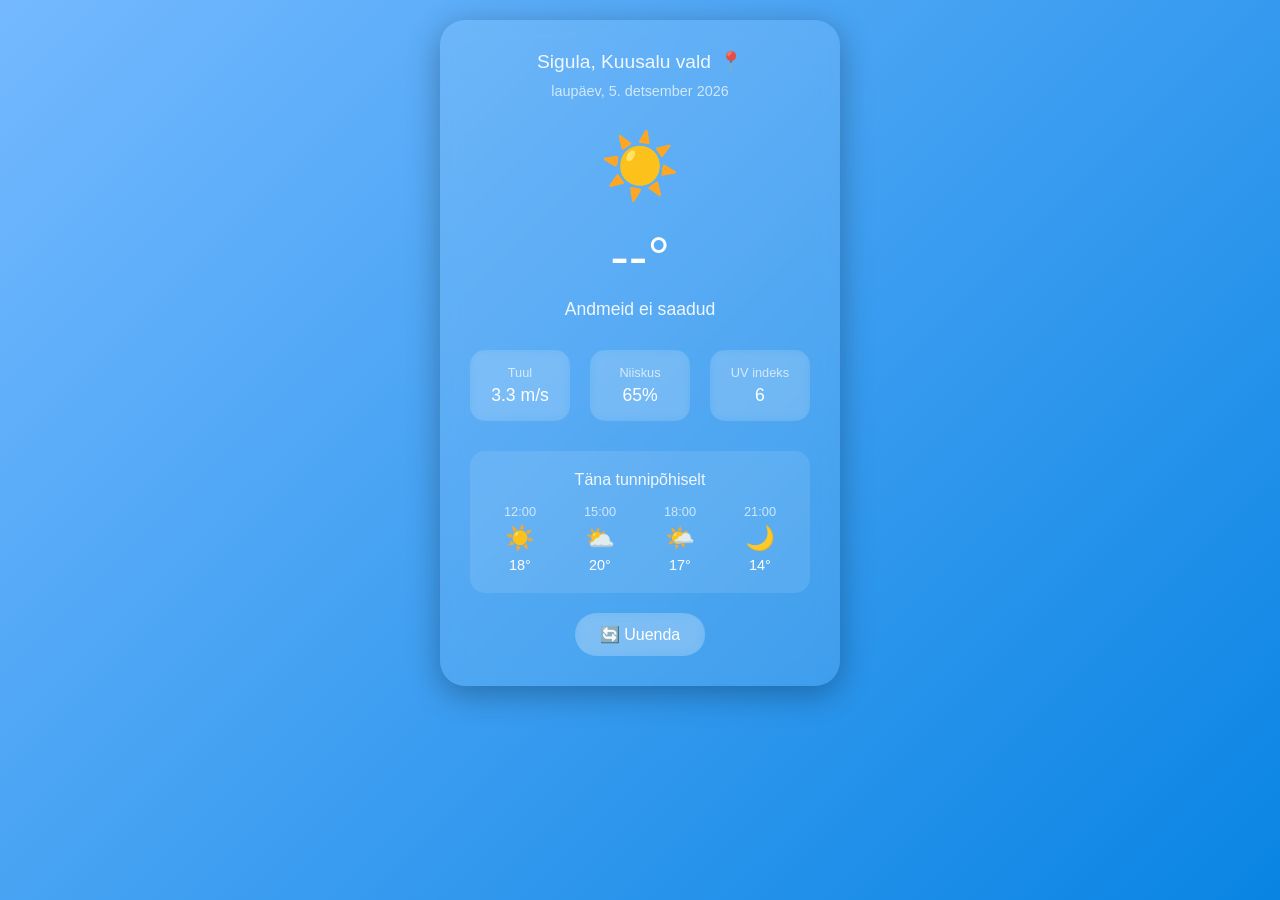
<file: index.html>
<!DOCTYPE html>
<html lang="et">
<head>
    <meta charset="UTF-8">
    <meta name="viewport" content="width=device-width, initial-scale=1.0">
    <title>Tänase Päeva Ilm</title>
    <style>
        * {
            margin: 0;
            padding: 0;
            box-sizing: border-box;
        }

        body {
            font-family: -apple-system, BlinkMacSystemFont, 'Segoe UI', Roboto, sans-serif;
            background: linear-gradient(135deg, #74b9ff 0%, #0984e3 100%);
            min-height: 100vh;
            padding: 20px;
            color: white;
        }

        .container {
            max-width: 400px;
            margin: 0 auto;
            background: rgba(255, 255, 255, 0.1);
            backdrop-filter: blur(10px);
            border-radius: 25px;
            padding: 30px;
            box-shadow: 0 8px 32px rgba(0, 0, 0, 0.3);
            text-align: center;
        }

        .location {
            font-size: 1.2em;
            margin-bottom: 10px;
            opacity: 0.9;
            cursor: pointer;
            display: flex;
            align-items: center;
            justify-content: center;
            gap: 8px;
            transition: all 0.3s ease;
        }

        .location:hover {
            opacity: 1;
            transform: scale(1.05);
        }

        .location-dropdown {
            position: relative;
            display: inline-block;
        }

        .dropdown-content {
            display: none;
            position: absolute;
            background: rgba(255, 255, 255, 0.15);
            backdrop-filter: blur(10px);
            border-radius: 15px;
            min-width: 200px;
            box-shadow: 0 8px 32px rgba(0, 0, 0, 0.3);
            z-index: 1;
            top: 100%;
            left: 50%;
            transform: translateX(-50%);
            margin-top: 10px;
        }

        .dropdown-content.show {
            display: block;
            animation: dropdownOpen 0.3s ease;
        }

        @keyframes dropdownOpen {
            from { opacity: 0; transform: translateX(-50%) translateY(-10px); }
            to { opacity: 1; transform: translateX(-50%) translateY(0); }
        }

        .dropdown-item {
            padding: 15px 20px;
            cursor: pointer;
            transition: all 0.3s ease;
            border-radius: 15px;
            margin: 5px;
        }

        .dropdown-item:hover {
            background: rgba(255, 255, 255, 0.2);
        }

        .dropdown-item.active {
            background: rgba(255, 255, 255, 0.25);
            font-weight: 500;
        }

        .date {
            font-size: 0.9em;
            opacity: 0.7;
            margin-bottom: 30px;
        }

        .weather-icon {
            font-size: 4em;
            margin-bottom: 20px;
            animation: float 3s ease-in-out infinite;
        }

        @keyframes float {
            0%, 100% { transform: translateY(0px); }
            50% { transform: translateY(-10px); }
        }

        .temperature {
            font-size: 3.5em;
            font-weight: 300;
            margin-bottom: 10px;
        }

        .description {
            font-size: 1.1em;
            margin-bottom: 30px;
            opacity: 0.9;
        }

        .details {
            display: grid;
            grid-template-columns: 1fr 1fr 1fr;
            gap: 20px;
            margin-bottom: 30px;
        }

        .detail-item {
            background: rgba(255, 255, 255, 0.1);
            padding: 15px;
            border-radius: 15px;
            backdrop-filter: blur(5px);
        }

        .detail-label {
            font-size: 0.8em;
            opacity: 0.7;
            margin-bottom: 5px;
        }

        .detail-value {
            font-size: 1.1em;
            font-weight: 500;
        }

        .hourly-forecast {
            background: rgba(255, 255, 255, 0.1);
            border-radius: 15px;
            padding: 20px;
            margin-bottom: 20px;
        }

        .hourly-title {
            font-size: 1em;
            margin-bottom: 15px;
            opacity: 0.9;
        }

        .hourly-items {
            display: flex;
            justify-content: space-between;
            overflow-x: auto;
            gap: 15px;
        }

        .hourly-item {
            text-align: center;
            min-width: 60px;
        }

        .hourly-time {
            font-size: 0.8em;
            opacity: 0.7;
            margin-bottom: 5px;
        }

        .hourly-icon {
            font-size: 1.5em;
            margin-bottom: 5px;
        }

        .hourly-temp {
            font-size: 0.9em;
        }

        .refresh-btn {
            background: rgba(255, 255, 255, 0.2);
            border: none;
            color: white;
            padding: 12px 25px;
            border-radius: 25px;
            font-size: 1em;
            cursor: pointer;
            backdrop-filter: blur(5px);
            transition: all 0.3s ease;
        }

        .refresh-btn:hover {
            background: rgba(255, 255, 255, 0.3);
            transform: translateY(-2px);
        }

        .refresh-btn:active {
            transform: translateY(0);
        }

        @media (max-width: 480px) {
            .container {
                margin: 0;
                border-radius: 0;
                min-height: 100vh;
                padding: 40px 20px;
            }
        }
    </style>
</head>
<body>
    <div class="container">
        <div class="location-dropdown">
            <div class="location" id="location" onclick="toggleDropdown()">
                <span id="currentLocation">Sigula, Kuusalu vald</span>
                <span>📍</span>
            </div>
            <div class="dropdown-content" id="locationDropdown">
                <div class="dropdown-item active" onclick="selectLocation('sigula')">
                    Sigula, Kuusalu vald
                </div>
                <div class="dropdown-item" onclick="selectLocation('tallinn')">
                    Tallinn, Eesti
                </div>
            </div>
        </div>
        <div class="date" id="date"></div>
        
        <div class="weather-icon" id="weatherIcon">☀️</div>
        
        <div class="temperature" id="temperature">18°</div>
        <div class="description" id="description">Päikeseline</div>
        
        <div class="details">
            <div class="detail-item">
                <div class="detail-label">Tuul</div>
                <div class="detail-value" id="wind">3.3 m/s</div>
            </div>
            <div class="detail-item">
                <div class="detail-label">Niiskus</div>
                <div class="detail-value" id="humidity">65%</div>
            </div>
            <div class="detail-item">
                <div class="detail-label">UV indeks</div>
                <div class="detail-value" id="uv">6</div>
            </div>
        </div>

        <div class="hourly-forecast">
            <div class="hourly-title">Täna tunnipõhiselt</div>
            <div class="hourly-items" id="hourlyForecast">
                <div class="hourly-item">
                    <div class="hourly-time">12:00</div>
                    <div class="hourly-icon">☀️</div>
                    <div class="hourly-temp">18°</div>
                </div>
                <div class="hourly-item">
                    <div class="hourly-time">15:00</div>
                    <div class="hourly-icon">⛅</div>
                    <div class="hourly-temp">20°</div>
                </div>
                <div class="hourly-item">
                    <div class="hourly-time">18:00</div>
                    <div class="hourly-icon">🌤️</div>
                    <div class="hourly-temp">17°</div>
                </div>
                <div class="hourly-item">
                    <div class="hourly-time">21:00</div>
                    <div class="hourly-icon">🌙</div>
                    <div class="hourly-temp">14°</div>
                </div>
            </div>
        </div>

        <button class="refresh-btn" onclick="updateWeather()">🔄 Uuenda</button>
    </div>

    <script>
        // Asukohtade koordinaadid
        const locations = {
            sigula: {
                name: 'Sigula, Kuusalu vald',
                lat: 59.5167,
                lon: 25.5833
            },
            tallinn: {
                name: 'Tallinn, Eesti',
                lat: 59.4370,
                lon: 24.7536
            }
        };

        let currentLocation = 'sigula';
        let weatherData = null;

        function updateDate() {
            const now = new Date();
            const options = { 
                weekday: 'long', 
                year: 'numeric', 
                month: 'long', 
                day: 'numeric' 
            };
            document.getElementById('date').textContent = now.toLocaleDateString('et-EE', options);
        }

        // Ilmakoodi teisendamine ikoonideks ja kirjeldusteks
        function getWeatherInfo(weatherCode, isDay) {
            const weatherCodes = {
                0: { icon: isDay ? '☀️' : '🌙', desc: isDay ? 'Selge' : 'Selge öö' },
                1: { icon: isDay ? '🌤️' : '🌙', desc: isDay ? 'Peamiselt selge' : 'Peamiselt selge öö' },
                2: { icon: '⛅', desc: 'Osaliselt pilves' },
                3: { icon: '☁️', desc: 'Pilves' },
                45: { icon: '🌫️', desc: 'Udu' },
                48: { icon: '🌫️', desc: 'Jääudu' },
                51: { icon: '🌦️', desc: 'Kerge uduvihm' },
                53: { icon: '🌦️', desc: 'Mõõdukas uduvihm' },
                55: { icon: '🌧️', desc: 'Tugev uduvihm' },
                61: { icon: '🌧️', desc: 'Kerge vihm' },
                63: { icon: '🌧️', desc: 'Mõõdukas vihm' },
                65: { icon: '🌧️', desc: 'Tugev vihm' },
                71: { icon: '🌨️', desc: 'Kerge lumesadu' },
                73: { icon: '❄️', desc: 'Mõõdukas lumesadu' },
                75: { icon: '❄️', desc: 'Tugev lumesadu' },
                80: { icon: '🌦️', desc: 'Kerged vihmahoogud' },
                81: { icon: '🌧️', desc: 'Mõõdukad vihmahoogud' },
                82: { icon: '⛈️', desc: 'Tugevad vihmahoogud' },
                95: { icon: '⛈️', desc: 'Äike' },
                96: { icon: '⛈️', desc: 'Äike rahehoobiga' },
                99: { icon: '⛈️', desc: 'Tugev äike rahehoobiga' }
            };
            
            return weatherCodes[weatherCode] || { icon: '❓', desc: 'Teadmata' };
        }

        // Päris ilmaandmete hankimine
        async function fetchWeatherData(location) {
            const { lat, lon } = locations[location];
            const url = `https://api.open-meteo.com/v1/forecast?latitude=${lat}&longitude=${lon}&current=temperature_2m,relative_humidity_2m,apparent_temperature,is_day,precipitation,weather_code,cloud_cover,wind_speed_10m,wind_direction_10m&hourly=temperature_2m,relative_humidity_2m,weather_code,is_day&daily=weather_code,temperature_2m_max,temperature_2m_min,uv_index_max&timezone=Europe%2FTallinn&forecast_days=1`;
            
            try {
                const response = await fetch(url);
                const data = await response.json();
                console.log('API vastus:', data); // Debug info
                return data;
            } catch (error) {
                console.error('Viga ilmaandmete hankimisel:', error);
                return null;
            }
        }

        function toggleDropdown() {
            const dropdown = document.getElementById('locationDropdown');
            dropdown.classList.toggle('show');
        }

        async function selectLocation(location) {
            currentLocation = location;
            
            // Update location text
            document.getElementById('currentLocation').textContent = locations[location].name;
            
            // Update active state in dropdown
            const dropdownItems = document.querySelectorAll('.dropdown-item');
            dropdownItems.forEach(item => item.classList.remove('active'));
            
            if (location === 'sigula') {
                dropdownItems[0].classList.add('active');
            } else {
                dropdownItems[1].classList.add('active');
            }
            
            // Hide dropdown
            document.getElementById('locationDropdown').classList.remove('show');
            
            // Update weather
            await updateWeather();
        }

        async function updateWeather() {
            // Näita laadimist
            document.getElementById('temperature').textContent = '...';
            document.getElementById('description').textContent = 'Laadin andmeid...';
            
            const data = await fetchWeatherData(currentLocation);
            
            if (!data || !data.current) {
                document.getElementById('temperature').textContent = '--°';
                document.getElementById('description').textContent = 'Andmeid ei saadud';
                return;
            }
            
            const current = data.current;
            const daily = data.daily;
            const hourly = data.hourly;
            
            // Praegune ilm
            const weatherInfo = getWeatherInfo(current.weather_code, current.is_day);
            
            document.getElementById('temperature').textContent = Math.round(current.temperature_2m) + '°';
            document.getElementById('weatherIcon').textContent = weatherInfo.icon;
            document.getElementById('description').textContent = weatherInfo.desc;
            document.getElementById('wind').textContent = (current.wind_speed_10m / 3.6).toFixed(1) + ' m/s';
            document.getElementById('humidity').textContent = current.relative_humidity_2m + '%';
            document.getElementById('uv').textContent = daily && daily.uv_index_max ? Math.round(daily.uv_index_max[0]) : '--';
            
            // Tunnipõhine ennustus (järgmised 4 tundi)
            const hourlyContainer = document.getElementById('hourlyForecast');
            hourlyContainer.innerHTML = '';
            
            const now = new Date();
            const currentHour = now.getHours();
            
            for (let i = 0; i < 4; i++) {
                const hourIndex = currentHour + i;
                if (hourIndex >= hourly.temperature_2m.length) break;
                
                const temp = Math.round(hourly.temperature_2m[hourIndex]);
                const code = hourly.weather_code[hourIndex];
                const isDay = hourly.is_day ? hourly.is_day[hourIndex] : 1;
                const weather = getWeatherInfo(code, isDay);
                
                const displayHour = hourIndex >= 24 ? hourIndex - 24 : hourIndex;
                const time = String(displayHour).padStart(2, '0') + ':00';
                
                const hourlyItem = document.createElement('div');
                hourlyItem.className = 'hourly-item';
                hourlyItem.innerHTML = `
                    <div class="hourly-time">${time}</div>
                    <div class="hourly-icon">${weather.icon}</div>
                    <div class="hourly-temp">${temp}°</div>
                `;
                hourlyContainer.appendChild(hourlyItem);
            }
        }

        // Käivita leht
        updateDate();
        updateWeather(); // Nüüd async funktsioon

        // Automaatne uuendamine iga 10 minuti järel (päris andmete jaoks)
        setInterval(updateWeather, 600000);

        // Sulge dropdown kui klõpsatakse väljaspool
        document.addEventListener('click', function(event) {
            const dropdown = document.getElementById('locationDropdown');
            const locationDiv = document.getElementById('location');
            
            if (!locationDiv.contains(event.target) && !dropdown.contains(event.target)) {
                dropdown.classList.remove('show');
            }
        });
    </script>
</body>
</html>
</file>
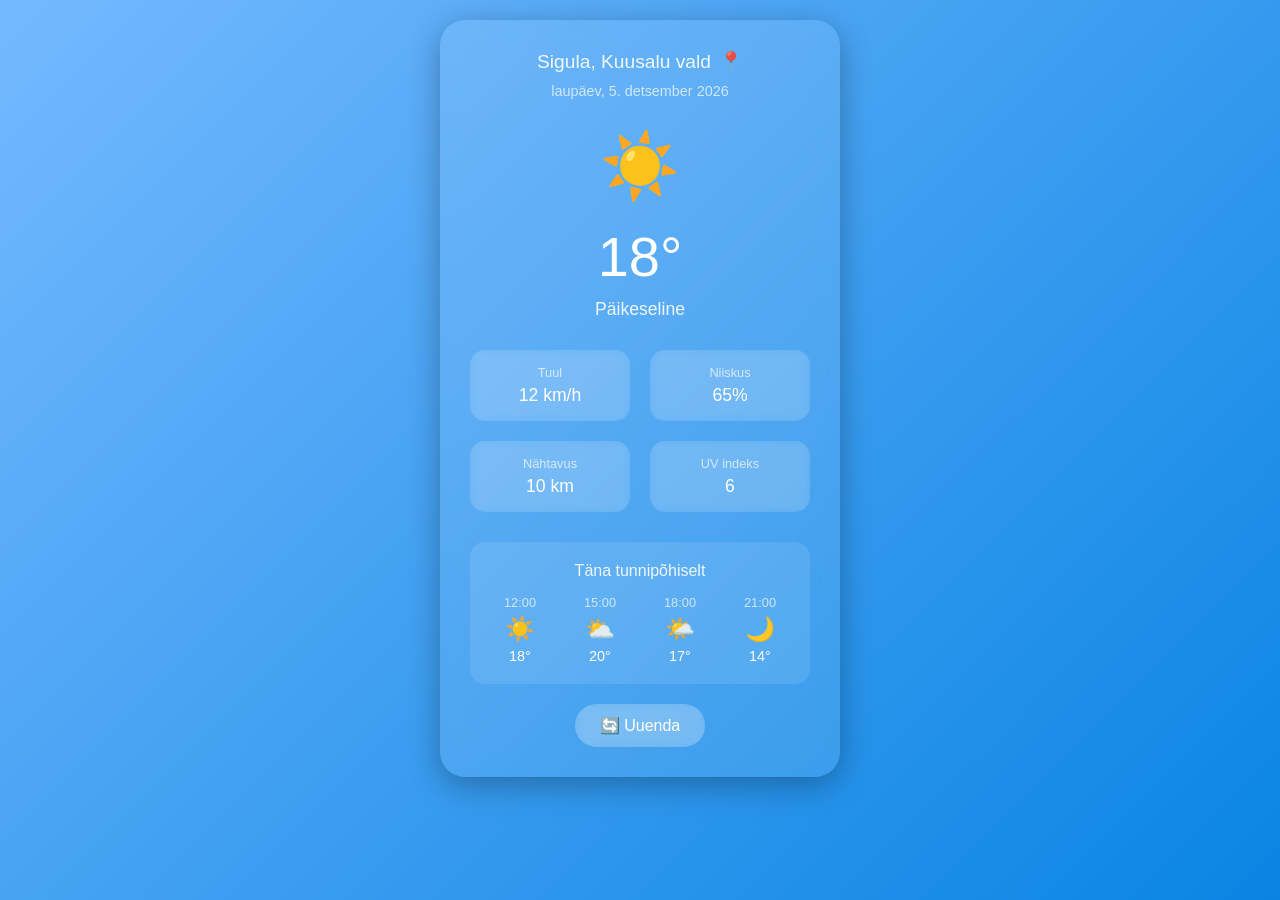
<file: weather_app.html>
<!DOCTYPE html>
<html lang="et">
<head>
    <meta charset="UTF-8">
    <meta name="viewport" content="width=device-width, initial-scale=1.0">
    <title>Tänase Päeva Ilm</title>
    <style>
        * {
            margin: 0;
            padding: 0;
            box-sizing: border-box;
        }

        body {
            font-family: -apple-system, BlinkMacSystemFont, 'Segoe UI', Roboto, sans-serif;
            background: linear-gradient(135deg, #74b9ff 0%, #0984e3 100%);
            min-height: 100vh;
            padding: 20px;
            color: white;
        }

        .container {
            max-width: 400px;
            margin: 0 auto;
            background: rgba(255, 255, 255, 0.1);
            backdrop-filter: blur(10px);
            border-radius: 25px;
            padding: 30px;
            box-shadow: 0 8px 32px rgba(0, 0, 0, 0.3);
            text-align: center;
        }

        .location {
            font-size: 1.2em;
            margin-bottom: 10px;
            opacity: 0.9;
            cursor: pointer;
            display: flex;
            align-items: center;
            justify-content: center;
            gap: 8px;
            transition: all 0.3s ease;
        }

        .location:hover {
            opacity: 1;
            transform: scale(1.05);
        }

        .location-dropdown {
            position: relative;
            display: inline-block;
        }

        .dropdown-content {
            display: none;
            position: absolute;
            background: rgba(255, 255, 255, 0.15);
            backdrop-filter: blur(10px);
            border-radius: 15px;
            min-width: 200px;
            box-shadow: 0 8px 32px rgba(0, 0, 0, 0.3);
            z-index: 1;
            top: 100%;
            left: 50%;
            transform: translateX(-50%);
            margin-top: 10px;
        }

        .dropdown-content.show {
            display: block;
            animation: dropdownOpen 0.3s ease;
        }

        @keyframes dropdownOpen {
            from { opacity: 0; transform: translateX(-50%) translateY(-10px); }
            to { opacity: 1; transform: translateX(-50%) translateY(0); }
        }

        .dropdown-item {
            padding: 15px 20px;
            cursor: pointer;
            transition: all 0.3s ease;
            border-radius: 15px;
            margin: 5px;
        }

        .dropdown-item:hover {
            background: rgba(255, 255, 255, 0.2);
        }

        .dropdown-item.active {
            background: rgba(255, 255, 255, 0.25);
            font-weight: 500;
        }

        .date {
            font-size: 0.9em;
            opacity: 0.7;
            margin-bottom: 30px;
        }

        .weather-icon {
            font-size: 4em;
            margin-bottom: 20px;
            animation: float 3s ease-in-out infinite;
        }

        @keyframes float {
            0%, 100% { transform: translateY(0px); }
            50% { transform: translateY(-10px); }
        }

        .temperature {
            font-size: 3.5em;
            font-weight: 300;
            margin-bottom: 10px;
        }

        .description {
            font-size: 1.1em;
            margin-bottom: 30px;
            opacity: 0.9;
        }

        .details {
            display: grid;
            grid-template-columns: 1fr 1fr;
            gap: 20px;
            margin-bottom: 30px;
        }

        .detail-item {
            background: rgba(255, 255, 255, 0.1);
            padding: 15px;
            border-radius: 15px;
            backdrop-filter: blur(5px);
        }

        .detail-label {
            font-size: 0.8em;
            opacity: 0.7;
            margin-bottom: 5px;
        }

        .detail-value {
            font-size: 1.1em;
            font-weight: 500;
        }

        .hourly-forecast {
            background: rgba(255, 255, 255, 0.1);
            border-radius: 15px;
            padding: 20px;
            margin-bottom: 20px;
        }

        .hourly-title {
            font-size: 1em;
            margin-bottom: 15px;
            opacity: 0.9;
        }

        .hourly-items {
            display: flex;
            justify-content: space-between;
            overflow-x: auto;
            gap: 15px;
        }

        .hourly-item {
            text-align: center;
            min-width: 60px;
        }

        .hourly-time {
            font-size: 0.8em;
            opacity: 0.7;
            margin-bottom: 5px;
        }

        .hourly-icon {
            font-size: 1.5em;
            margin-bottom: 5px;
        }

        .hourly-temp {
            font-size: 0.9em;
        }

        .refresh-btn {
            background: rgba(255, 255, 255, 0.2);
            border: none;
            color: white;
            padding: 12px 25px;
            border-radius: 25px;
            font-size: 1em;
            cursor: pointer;
            backdrop-filter: blur(5px);
            transition: all 0.3s ease;
        }

        .refresh-btn:hover {
            background: rgba(255, 255, 255, 0.3);
            transform: translateY(-2px);
        }

        .refresh-btn:active {
            transform: translateY(0);
        }

        @media (max-width: 480px) {
            .container {
                margin: 0;
                border-radius: 0;
                min-height: 100vh;
                padding: 40px 20px;
            }
        }
    </style>
</head>
<body>
    <div class="container">
        <div class="location-dropdown">
            <div class="location" id="location" onclick="toggleDropdown()">
                <span id="currentLocation">Sigula, Kuusalu vald</span>
                <span>📍</span>
            </div>
            <div class="dropdown-content" id="locationDropdown">
                <div class="dropdown-item active" onclick="selectLocation('sigula')">
                    Sigula, Kuusalu vald
                </div>
                <div class="dropdown-item" onclick="selectLocation('tallinn')">
                    Tallinn, Eesti
                </div>
            </div>
        </div>
        <div class="date" id="date"></div>
        
        <div class="weather-icon" id="weatherIcon">☀️</div>
        
        <div class="temperature" id="temperature">18°</div>
        <div class="description" id="description">Päikeseline</div>
        
        <div class="details">
            <div class="detail-item">
                <div class="detail-label">Tuul</div>
                <div class="detail-value" id="wind">12 km/h</div>
            </div>
            <div class="detail-item">
                <div class="detail-label">Niiskus</div>
                <div class="detail-value" id="humidity">65%</div>
            </div>
            <div class="detail-item">
                <div class="detail-label">Nähtavus</div>
                <div class="detail-value" id="visibility">10 km</div>
            </div>
            <div class="detail-item">
                <div class="detail-label">UV indeks</div>
                <div class="detail-value" id="uv">6</div>
            </div>
        </div>

        <div class="hourly-forecast">
            <div class="hourly-title">Täna tunnipõhiselt</div>
            <div class="hourly-items" id="hourlyForecast">
                <div class="hourly-item">
                    <div class="hourly-time">12:00</div>
                    <div class="hourly-icon">☀️</div>
                    <div class="hourly-temp">18°</div>
                </div>
                <div class="hourly-item">
                    <div class="hourly-time">15:00</div>
                    <div class="hourly-icon">⛅</div>
                    <div class="hourly-temp">20°</div>
                </div>
                <div class="hourly-item">
                    <div class="hourly-time">18:00</div>
                    <div class="hourly-icon">🌤️</div>
                    <div class="hourly-temp">17°</div>
                </div>
                <div class="hourly-item">
                    <div class="hourly-time">21:00</div>
                    <div class="hourly-icon">🌙</div>
                    <div class="hourly-temp">14°</div>
                </div>
            </div>
        </div>

        <button class="refresh-btn" onclick="updateWeather()">🔄 Uuenda</button>
    </div>

    <script>
        // Ilmaandmed erinevatele asukohtadele
        const weatherDataByLocation = {
            sigula: [
                {
                    temp: 16,
                    icon: '🌊',
                    desc: 'Meretuuline',
                    wind: '15 km/h',
                    humidity: '72%',
                    visibility: '12 km',
                    uv: '5'
                },
                {
                    temp: 12,
                    icon: '🌧️',
                    desc: 'Vihmahoog',
                    wind: '22 km/h',
                    humidity: '88%',
                    visibility: '7 km',
                    uv: '2'
                },
                {
                    temp: 19,
                    icon: '⛅',
                    desc: 'Pilves tuulega',
                    wind: '18 km/h',
                    humidity: '65%',
                    visibility: '15 km',
                    uv: '6'
                },
                {
                    temp: 8,
                    icon: '🌨️',
                    desc: 'Lumesadu tuulega',
                    wind: '28 km/h',
                    humidity: '92%',
                    visibility: '4 km',
                    uv: '1'
                }
            ],
            tallinn: [
                {
                    temp: 18,
                    icon: '☀️',
                    desc: 'Päikeseline',
                    wind: '12 km/h',
                    humidity: '62%',
                    visibility: '15 km',
                    uv: '6'
                },
                {
                    temp: 14,
                    icon: '🌦️',
                    desc: 'Hoovihm',
                    wind: '16 km/h',
                    humidity: '78%',
                    visibility: '10 km',
                    uv: '3'
                },
                {
                    temp: 21,
                    icon: '🌤️',
                    desc: 'Osaliselt päikeseline',
                    wind: '10 km/h',
                    humidity: '58%',
                    visibility: '18 km',
                    uv: '7'
                },
                {
                    temp: 6,
                    icon: '❄️',
                    desc: 'Kerge lumesadu',
                    wind: '20 km/h',
                    humidity: '85%',
                    visibility: '8 km',
                    uv: '1'
                }
            ]
        };

        const hourlyDataByLocation = {
            sigula: [
                [
                    { time: '12:00', icon: '🌊', temp: 16 },
                    { time: '15:00', icon: '⛅', temp: 17 },
                    { time: '18:00', icon: '🌤️', temp: 15 },
                    { time: '21:00', icon: '🌙', temp: 13 }
                ],
                [
                    { time: '12:00', icon: '🌧️', temp: 12 },
                    { time: '15:00', icon: '⛈️', temp: 13 },
                    { time: '18:00', icon: '🌧️', temp: 11 },
                    { time: '21:00', icon: '☁️', temp: 10 }
                ],
                [
                    { time: '12:00', icon: '⛅', temp: 19 },
                    { time: '15:00', icon: '🌤️', temp: 20 },
                    { time: '18:00', icon: '⛅', temp: 18 },
                    { time: '21:00', icon: '🌙', temp: 16 }
                ],
                [
                    { time: '12:00', icon: '🌨️', temp: 8 },
                    { time: '15:00', icon: '❄️', temp: 7 },
                    { time: '18:00', icon: '🌨️', temp: 6 },
                    { time: '21:00', icon: '☁️', temp: 5 }
                ]
            ],
            tallinn: [
                [
                    { time: '12:00', icon: '☀️', temp: 18 },
                    { time: '15:00', icon: '☀️', temp: 20 },
                    { time: '18:00', icon: '🌤️', temp: 17 },
                    { time: '21:00', icon: '🌙', temp: 15 }
                ],
                [
                    { time: '12:00', icon: '🌦️', temp: 14 },
                    { time: '15:00', icon: '⛈️', temp: 15 },
                    { time: '18:00', icon: '🌧️', temp: 13 },
                    { time: '21:00', icon: '☁️', temp: 12 }
                ],
                [
                    { time: '12:00', icon: '🌤️', temp: 21 },
                    { time: '15:00', icon: '☀️', temp: 23 },
                    { time: '18:00', icon: '🌤️', temp: 20 },
                    { time: '21:00', icon: '🌙', temp: 18 }
                ],
                [
                    { time: '12:00', icon: '❄️', temp: 6 },
                    { time: '15:00', icon: '🌨️', temp: 5 },
                    { time: '18:00', icon: '❄️', temp: 4 },
                    { time: '21:00', icon: '☁️', temp: 3 }
                ]
            ]
        };

        let currentLocation = 'sigula';
        let currentWeatherIndex = 0;

        function updateDate() {
            const now = new Date();
            const options = { 
                weekday: 'long', 
                year: 'numeric', 
                month: 'long', 
                day: 'numeric' 
            };
            document.getElementById('date').textContent = now.toLocaleDateString('et-EE', options);
        }

        function updateWeather() {
            const weather = weatherData[currentWeatherIndex];
            const hourly = hourlyData[currentWeatherIndex];
            
            document.getElementById('temperature').textContent = weather.temp + '°';
            document.getElementById('weatherIcon').textContent = weather.icon;
            document.getElementById('description').textContent = weather.desc;
            document.getElementById('wind').textContent = weather.wind;
            document.getElementById('humidity').textContent = weather.humidity;
            document.getElementById('visibility').textContent = weather.visibility;
            document.getElementById('uv').textContent = weather.uv;

            // Uuenda tunnipõhist ennustust
            const hourlyContainer = document.getElementById('hourlyForecast');
            hourlyContainer.innerHTML = '';
            
            hourly.forEach(item => {
                const hourlyItem = document.createElement('div');
                hourlyItem.className = 'hourly-item';
                hourlyItem.innerHTML = `
                    <div class="hourly-time">${item.time}</div>
                    <div class="hourly-icon">${item.icon}</div>
                    <div class="hourly-temp">${item.temp}°</div>
                `;
                hourlyContainer.appendChild(hourlyItem);
            });

            // Järgmine ilmaandmete komplekt
            currentWeatherIndex = (currentWeatherIndex + 1) % weatherData.length;
        }

        // Käivita leht
        updateDate();
        updateWeather();

        // Automaatne uuendamine iga 30 sekundi järel (näidiseks)
        setInterval(updateWeather, 30000);
    </script>
</body>
</html>
</file>
